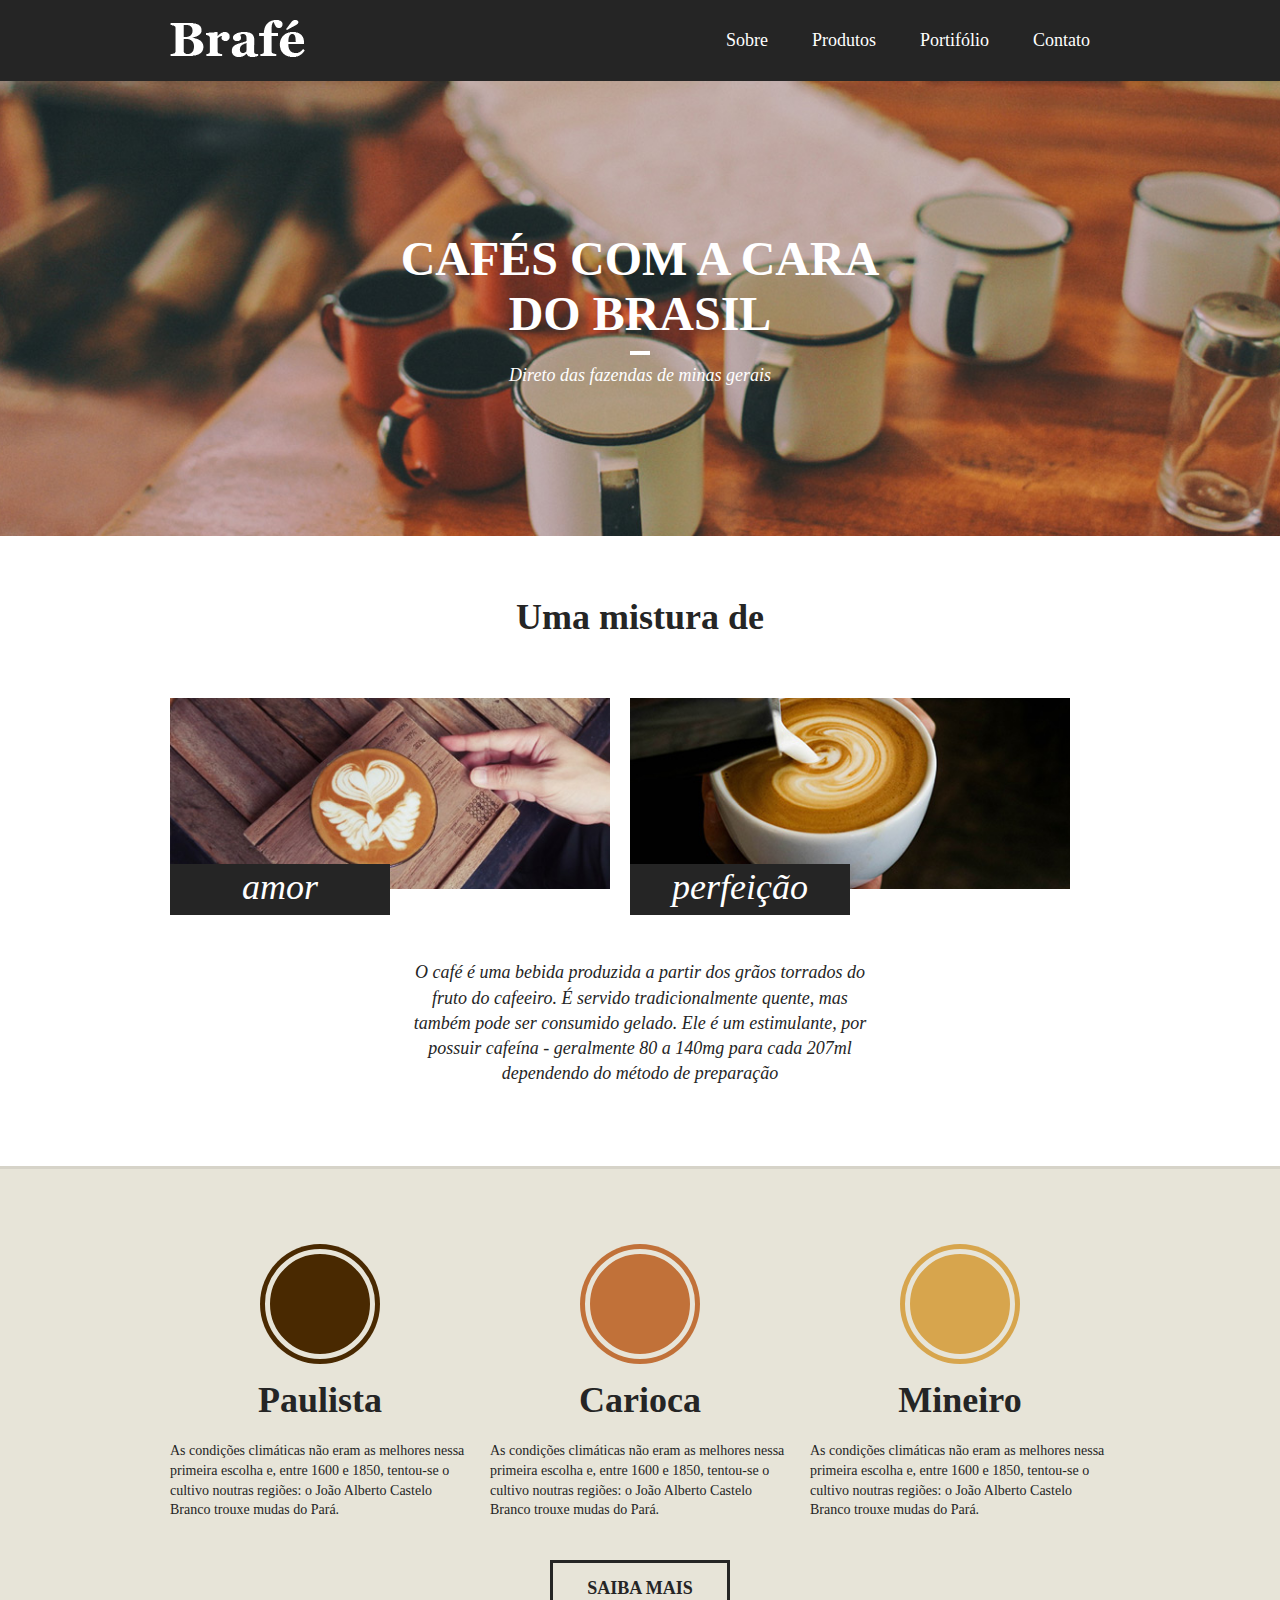
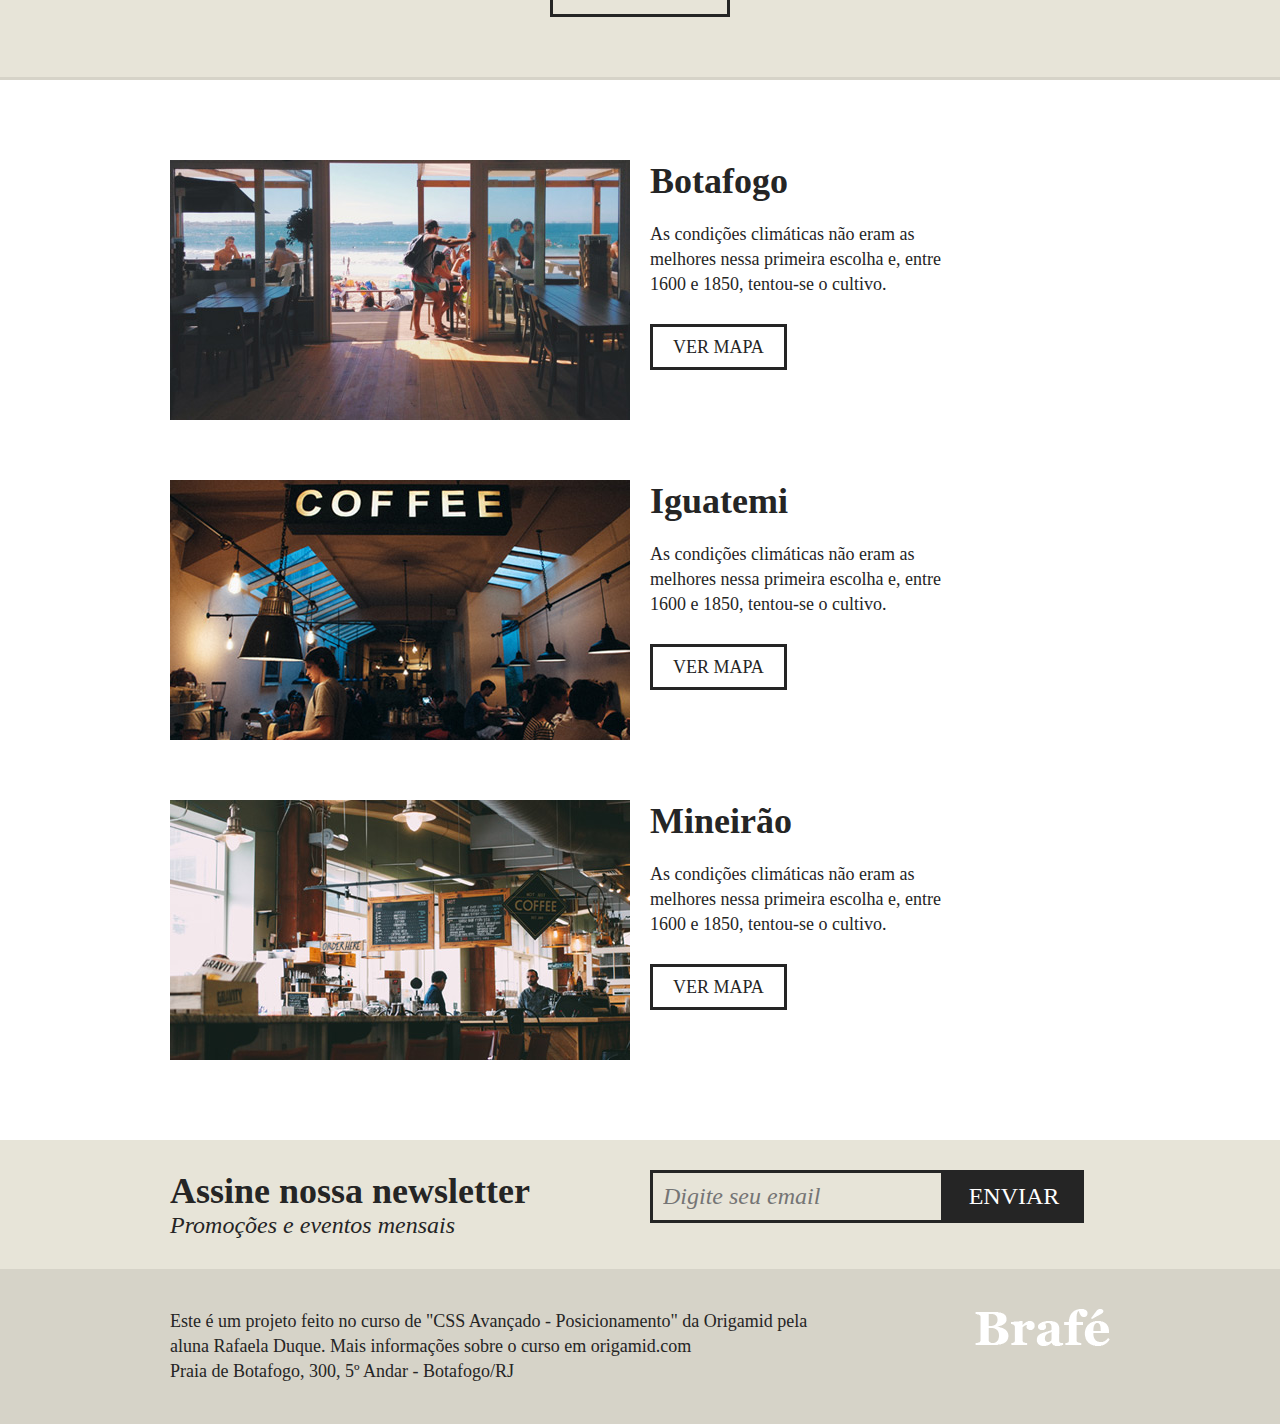
<file: index.html>
<!DOCTYPE html>
<html lang="pt-br">

    <head>
        <title>Brafé 1</title>
        <meta charset="utf-8"> 
        <meta name="viewport" content="width=devide-width, initial-sacele=1, shrink-to-fit=no">
        <link rel="stylesheet" href="css/style.css">
    </head>
    <body>
        <header class="menu">
            <div class="menu-container">
                <a class="menu-logo" href="#"><img src="img/brafe.png" alt="Brafé"></a>
            
                <nav class="menu-nav">
                    <ul>
                        <li><a href="#">Sobre</a></li>
                        <li><a href="#">Produtos</a></li>
                        <li><a href="#">Portifólio</a></li>
                        <li><a href="#">Contato</a></li>
                    </ul>
                </nav>
            </div>
        </header>

        <main class="intro">
            <h1>Cafés com a cara</br> do Brasil</h1>
            <p>Direto das fazendas de minas gerais</p>
        </main>

        <section class="sobre">
            <h2>Uma mistura de</h2>
            <div class="sobre-container">
                <div class="sobre-item">
                    <img src="img/cafe-1.jpg" alt="">
                    <h3>amor</h3>
                </div>
                <div class="sobre-item">
                    <img src="img/cafe-2.jpg" alt="">
                    <h3>perfeição</h3>
                </div>
            </div>

            <p>O café é uma bebida produzida a partir dos grãos torrados do fruto do cafeeiro. É servido tradicionalmente quente, mas também pode ser consumido gelado. Ele é um estimulante, por possuir cafeína - geralmente 80 a 140mg para cada 207ml dependendo do método de preparação</p>
        </section>

        <section class="produtos">
            <div class="produtos-container">
                <div class="produtos-item">
                    <h2 class="produtos-paulista">Paulista</h2>
                    <p>As condições climáticas não eram as melhores nessa primeira escolha e, entre 1600 e 1850, tentou-se o cultivo noutras regiões: o João Alberto Castelo Branco trouxe mudas do Pará.</p>
                </div>
                <div class="produtos-item">
                    <h2 class="produtos-carioca">Carioca</h2>
                    <p>As condições climáticas não eram as melhores nessa primeira escolha e, entre 1600 e 1850, tentou-se o cultivo noutras regiões: o João Alberto Castelo Branco trouxe mudas do Pará.</p>
                </div>
                <div class="produtos-item">
                    <h2 class="produtos-mineiro">Mineiro</h2>
                    <p>As condições climáticas não eram as melhores nessa primeira escolha e, entre 1600 e 1850, tentou-se o cultivo noutras regiões: o João Alberto Castelo Branco trouxe mudas do Pará.</p>
                </div>
            </div>
            <a class="produtos-btn" href="#">Saiba Mais</a>
        </section>

        <section class="locais">
            <div class="locais-item">
                <img src="img/botafogo.jpg" alt="BRafé botafogo">
                <div>
                    <h2>Botafogo</h2>
                    <p>As condições climáticas não eram as melhores nessa primeira escolha e, entre 1600 e 1850, tentou-se o cultivo.</p>
                    <a href="#">Ver mapa</a>
                </div>
            </div>

            <div class="locais-item">
                <img src="img/iguatemi.jpg" alt="BRafé Iguatemi">
                <div>
                    <h2>Iguatemi</h2>
                    <p>As condições climáticas não eram as melhores nessa primeira escolha e, entre 1600 e 1850, tentou-se o cultivo.</p>
                    <a href="#">Ver mapa</a>
                </div>
            </div>

            <div class="locais-item">
                <img src="img/mineirao.jpg" alt="BRafé Mineirão">
                <div>
                    <h2>Mineirão</h2>
                    <p>As condições climáticas não eram as melhores nessa primeira escolha e, entre 1600 e 1850, tentou-se o cultivo.</p>
                    <a href="#">Ver mapa</a>
                </div>
            </div>
        </section>

        <section class="assine">
            <div class="assine-container">
                <div class="assine-info">
                    <h2>Assine nossa newsletter</h2>
                    <p>Promoções e eventos mensais</p>
                </div>
                
                <form>
                    <label >Email</label>
                    <input type="text" placeholder="Digite seu email">
                    <button type="submit">Enviar</button>
                </form>
            </div>
        </section>

        <footer class="footer">
            <div class="footer-container">
                <p>Este é um projeto feito no curso de "CSS Avançado - Posicionamento" da Origamid pela aluna Rafaela Duque. Mais informações sobre o curso em origamid.com</br>
                Praia de Botafogo, 300, 5º Andar - Botafogo/RJ</p>
                <img src="img/brafe.png" alt="Brafé">
            </div>
        </footer>
    </body>

</html>
</file>
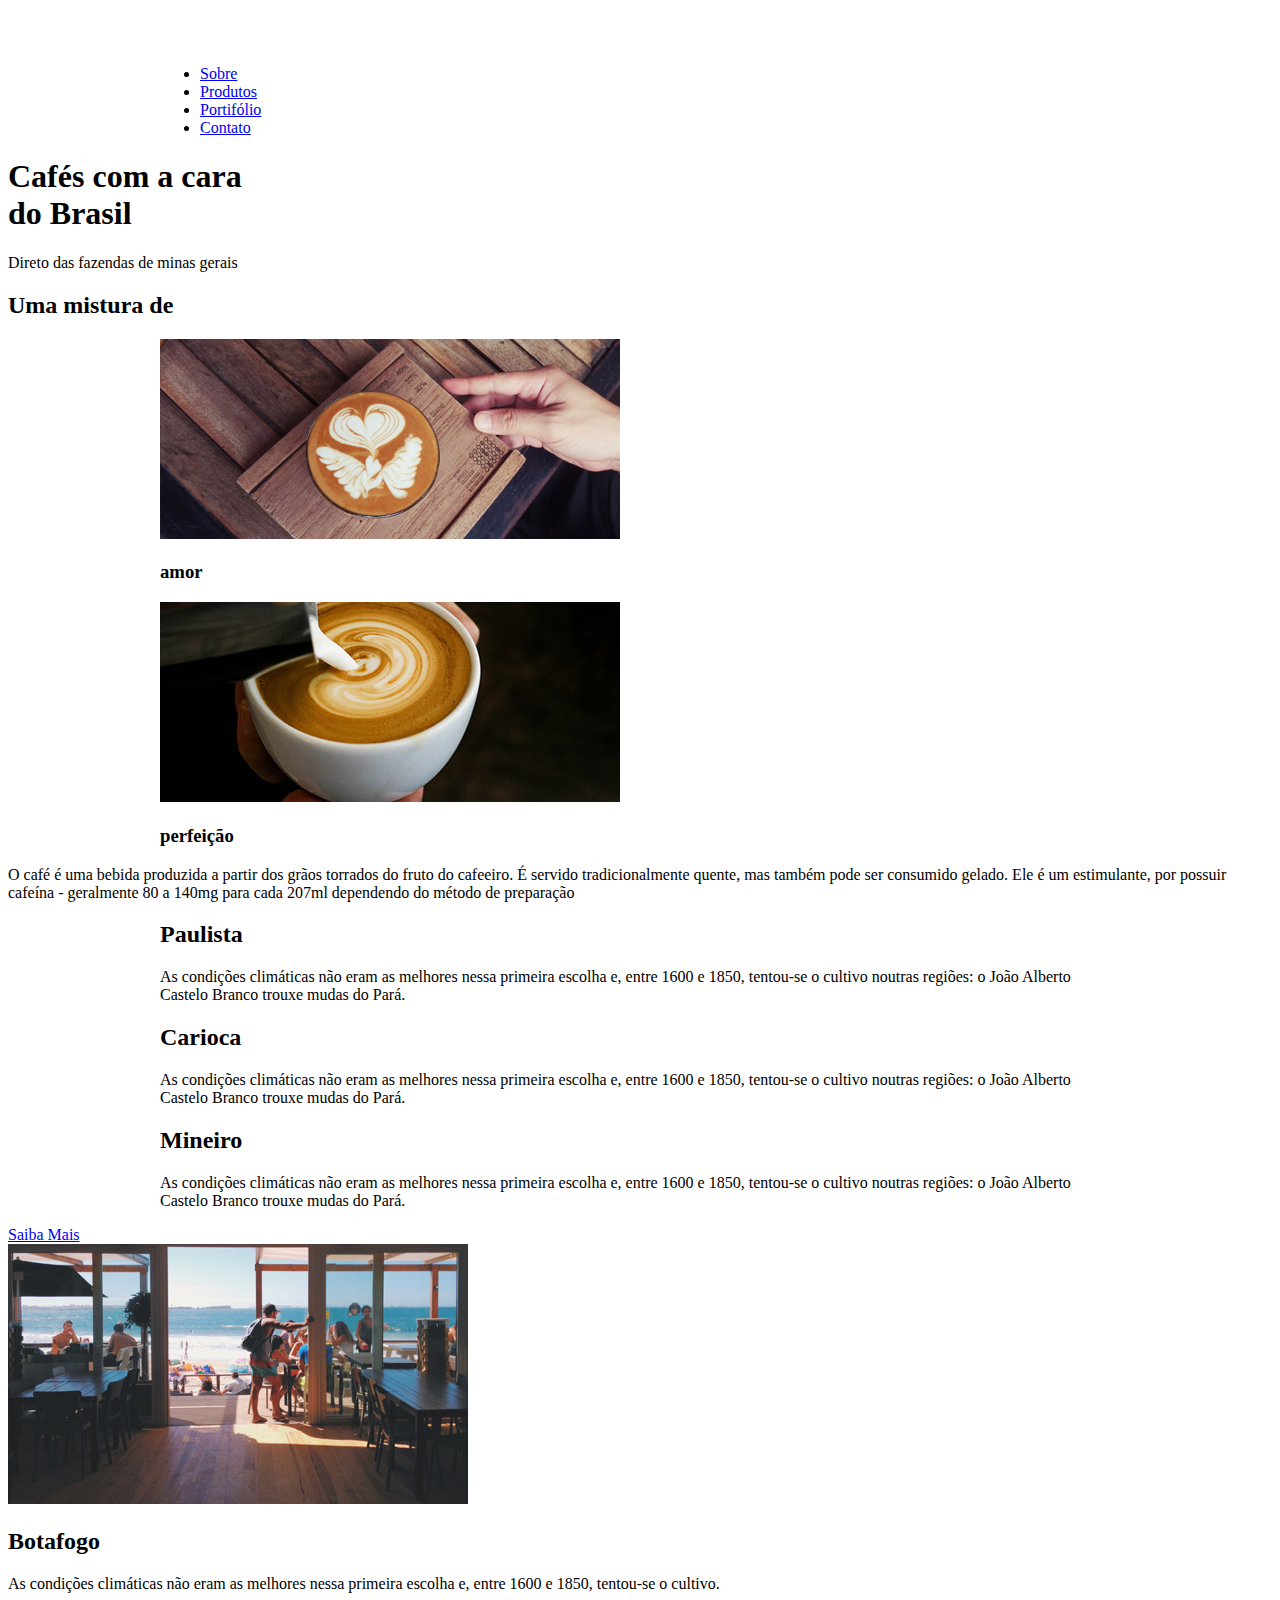
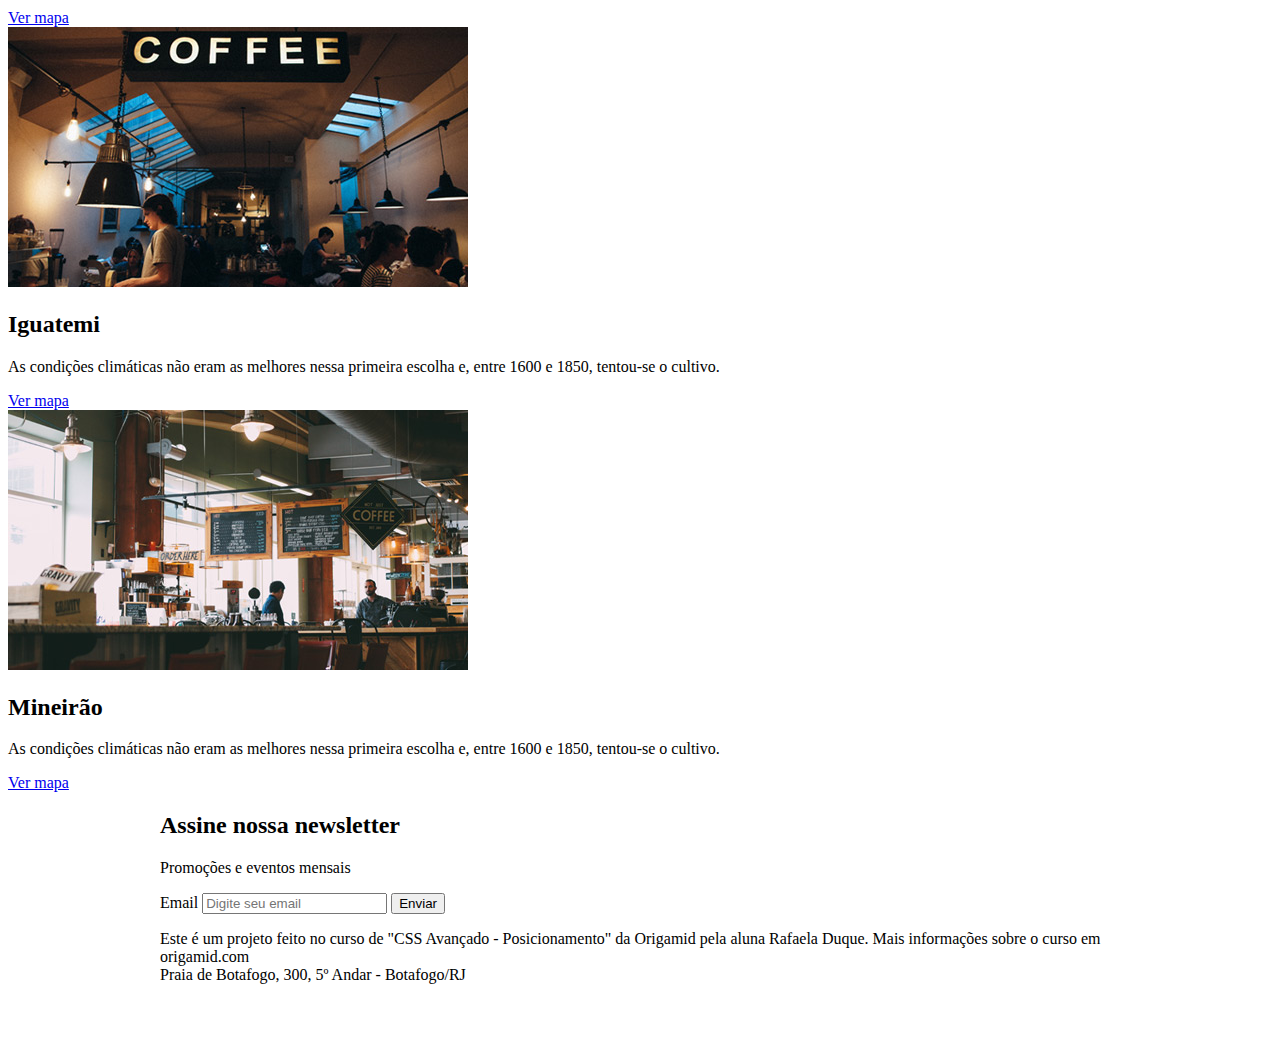
<file: brafe1/index-grid.html>
<!DOCTYPE html>
<html lang="pt-br">

    <head>
        <title>Brafé 1</title>
        <meta charset="utf-8"> 
        <meta name="viewport" content="width=devide-width, initial-sacele=1, shrink-to-fit=no">
        <!-- <link rel="stylesheet" href="css/style.css"> -->
        <link rel="stylesheet" href="css/grid.css">
    </head>
    <body>
        <header class="menu">
            <div class="container">
                <a class="menu-logo" href="#"><img src="img/brafe.png" alt="Brafé"></a>
            
                <nav class="menu-nav">
                    <ul>
                        <li><a href="#">Sobre</a></li>
                        <li><a href="#">Produtos</a></li>
                        <li><a href="#">Portifólio</a></li>
                        <li><a href="#">Contato</a></li>
                    </ul>
                </nav>
            </div>
        </header>

        <main class="intro">
            <h1>Cafés com a cara</br> do Brasil</h1>
            <p>Direto das fazendas de minas gerais</p>
        </main>

        <section class="sobre">
            <h2>Uma mistura de</h2>
            <div class="container">
                <div class="sobre-item">
                    <img src="img/cafe-1.jpg" alt="">
                    <h3>amor</h3>
                </div>
                <div class="sobre-item">
                    <img src="img/cafe-2.jpg" alt="">
                    <h3>perfeição</h3>
                </div>
            </div>

            <p>O café é uma bebida produzida a partir dos grãos torrados do fruto do cafeeiro. É servido tradicionalmente quente, mas também pode ser consumido gelado. Ele é um estimulante, por possuir cafeína - geralmente 80 a 140mg para cada 207ml dependendo do método de preparação</p>
        </section>

        <section class="produtos">
            <div class="container">
                <div class="produtos-item">
                    <h2 class="produtos-paulista">Paulista</h2>
                    <p>As condições climáticas não eram as melhores nessa primeira escolha e, entre 1600 e 1850, tentou-se o cultivo noutras regiões: o João Alberto Castelo Branco trouxe mudas do Pará.</p>
                </div>
                <div class="produtos-item">
                    <h2 class="produtos-carioca">Carioca</h2>
                    <p>As condições climáticas não eram as melhores nessa primeira escolha e, entre 1600 e 1850, tentou-se o cultivo noutras regiões: o João Alberto Castelo Branco trouxe mudas do Pará.</p>
                </div>
                <div class="produtos-item">
                    <h2 class="produtos-mineiro">Mineiro</h2>
                    <p>As condições climáticas não eram as melhores nessa primeira escolha e, entre 1600 e 1850, tentou-se o cultivo noutras regiões: o João Alberto Castelo Branco trouxe mudas do Pará.</p>
                </div>
            </div>
            <a class="produtos-btn" href="#">Saiba Mais</a>
        </section>

        <section class="locais">
            <div class="locais-item">
                <img src="img/botafogo.jpg" alt="BRafé botafogo">
                <div>
                    <h2>Botafogo</h2>
                    <p>As condições climáticas não eram as melhores nessa primeira escolha e, entre 1600 e 1850, tentou-se o cultivo.</p>
                    <a href="#">Ver mapa</a>
                </div>
            </div>

            <div class="locais-item">
                <img src="img/iguatemi.jpg" alt="BRafé Iguatemi">
                <div>
                    <h2>Iguatemi</h2>
                    <p>As condições climáticas não eram as melhores nessa primeira escolha e, entre 1600 e 1850, tentou-se o cultivo.</p>
                    <a href="#">Ver mapa</a>
                </div>
            </div>

            <div class="locais-item">
                <img src="img/mineirao.jpg" alt="BRafé Mineirão">
                <div>
                    <h2>Mineirão</h2>
                    <p>As condições climáticas não eram as melhores nessa primeira escolha e, entre 1600 e 1850, tentou-se o cultivo.</p>
                    <a href="#">Ver mapa</a>
                </div>
            </div>
        </section>

        <section class="assine">
            <div class="container">
                <div class="assine-info">
                    <h2>Assine nossa newsletter</h2>
                    <p>Promoções e eventos mensais</p>
                </div>
                
                <form>
                    <label >Email</label>
                    <input type="text" placeholder="Digite seu email">
                    <button type="submit">Enviar</button>
                </form>
            </div>
        </section>

        <footer class="footer">
            <div class="container">
                <p>Este é um projeto feito no curso de "CSS Avançado - Posicionamento" da Origamid pela aluna Rafaela Duque. Mais informações sobre o curso em origamid.com</br>
                Praia de Botafogo, 300, 5º Andar - Botafogo/RJ</p>
                <img src="img/brafe.png" alt="Brafé">
            </div>
        </footer>
    </body>

</html>
</file>
<file: css/style.css>
body, h1, h2, h3, p, ul {
    padding: 0;
    margin: 0;
}

body {
    font-family: Georgia, serif;
    color: #252525;
}

*{
    box-sizing: border-box;
}

/* 
    Breakpoints 
    960
    740
*/




/* Menu */
.menu{
    background: #252525;
    padding: 20px 0;
}

.menu-container {
    max-width: 960px;
    margin: 0 auto;
}

.menu-container::after, .menu-container::before{
    content: '';
    display: table;
    clear: both;
}

a.menu-logo{
    display: block;
    float: left;
    margin-left: 10px;
}

.menu-nav{
    float: right;
    margin-right: 10px;
}

.menu-nav li{
    display: inline-block;
}

.menu-nav a {
    display: block;
    padding: 10px 20px;
    text-decoration: none;
    color: #fff;
    font-size: 1.125em;
}

@media only screen and (max-width: 739px){
    .menu-nav{
        float: none;
        clear: both;
        text-align: center;
    }

    a.menu-logo{
        float: none;
        clear: both;
        position: relative;
        text-align: center;
        margin: 20px 0;
    }
}

.intro{
    background: url('../img/bg-intro.jpg') no-repeat center center;
    background-size: cover;
    padding: 150px 0;
    text-align: center;
    color: #fff;
}

.intro h1{
    font-size: 3em;
    text-transform: uppercase;
}

.intro h1::after{
    content: '';
    display: block;
    width: 20px;
    height: 4px;
    background: #fff;
    margin: 10px auto;
}

.intro p {
    font-style: italic;
    font-size: 1.125em;
}

@media only screen and (max-width: 739px){
    .intro{
        padding: 60px 0;
    }
}

.sobre{
    padding: 60px 0;
}

.sobre h2{
    text-align: center;
    font-size: 2.25em;
    padding-bottom: 60px;
}

.sobre-container{
    max-width: 960px;
    margin: 0 auto;
}

.sobre-container::after, .sobre-container::before{
    content: '';
    display: table;
    clear: both;
}

.sobre-item{
    width: 460px;
    float: left;
    padding: 0 10px;
}

.sobre-item img{
    display: block;
    max-width: 100%;
}

.sobre-item h3{
    font-size: 2.25em;
    line-height: 1em;
    background: #252525;
    color: #fff;
    width: 220px;
    font-style: italic;
    font-weight: normal;
    text-align: center;
    padding: 5px 0 10px 0;
    top: -25px;
    position: relative;
}

.sobre > p {
    font-size: 1.125em;
    line-height: 1.4em;
    font-style: italic;
    text-align: center;
    margin: 20px auto;
    max-width: 460px;
}


@media only screen and (min-width: 740px) and (max-width:980px) {
    .sobre-container{
        max-width: 720px;
    }

    .sobre-item {
        width: 340px;
    }
}

@media only screen and (max-width: 739px){
    .sobre-container{
        max-width: 300px;
    }

    .sobre-item {
        max-width: 100%;
    }

    .sobre-item h3{
        font-size: 1.5em;
        padding: 2px 0 6px 0;
    }
}


.produtos{
    background: #e7e4d8;
    padding: 60px 0;
    border-top: 3px solid #d6d3c8;
    border-bottom: 3px solid #d6d3c8;
}

.produtos-container{
    max-width: 960px;
    margin: 0 auto;
}

.produtos-container::after, .produtos-container::before{
    content: '';
    display: table;
    clear: both;
}

.produtos-item{
    width: 300px;
    float: left;
    margin: 0 10px 20px 10px;
}

.produtos-item h2{
    text-align: center;
    font-size: 2.25em;
    margin-bottom: 20px;
}

.produtos-item h2::before{
    content: '';
    display: block;
    width: 100px;
    height: 100px;
    border-radius: 50%;
    margin: 20px auto;
    border: 5px solid #e7e4d8;
}

h2.produtos-paulista::before{
    background: #492901;
    box-shadow: 0 0 0 5px #492901;
}

h2.produtos-carioca::before{
    background: #c17139;
    box-shadow: 0 0 0 5px #c17139;
}

h2.produtos-mineiro::before{
    background: #d7a54d;
    box-shadow: 0 0 0 5px #d7a54d;
}

.produtos-item p {
    font-size: 0.875em;
    line-height: 1.4em;
}

.produtos-btn {
    width: 180px;
    border: 3px solid;
    color: #252525;
    text-decoration: none;
    display: block;
    font-size: 1.125em;
    font-weight: bold;
    text-transform: uppercase;
    text-align: center;
    padding: 15px 0;
    margin: 20px auto 0 auto;
}

@media only screen and (min-width: 740px) and (max-width:980px) {
    .produtos-container{
        max-width: 720px;
    }

    .produtos-item {
        width: 220px;
    }
}

@media only screen and (max-width: 739px){
    .produtos-container{
        max-width: 300px;
    }

    .produtos-item {
        max-width: 100%;
    }
}

.locais{
    max-width: 960px;
    margin: 0 auto;
    padding: 20px 0;
}

.locais-item {
    clear: both;
    margin: 60px auto;
    /* overflow: hidden; */
}

.locais-item::after, .locais-item::before {
    display: table;
    content: '';
    clear: both;
}

.locais-item img{
    width: 460px;
    float: left;
    display: block;
    margin: 0 10px;
}

.locais-item > div {
    width: 460px;
    float: left;
    margin: 0 10px;
}

.locais-item h2{
    font-size: 2.25em;
    margin-bottom: 20px;
}

.locais-item p {
    font-size: 1.125em;
    line-height: 1.4em;
    max-width: 320px;
    margin-bottom: 40px;
}

.locais-item a {
    font-size: 1.125em;;
    text-transform: uppercase;
    text-decoration: none;
    border: 3px solid;
    color: #252525;
    padding: 10px 20px;
}

@media only screen and (min-width: 740px) and (max-width:980px) {
    .locais{
        max-width: 720px;
    }

    .locais-item > div {
        width: 340px;
    }
}

@media only screen and (max-width: 739px){
    .locais{
        max-width: 300px;
    }

    .locais-item > div, .locais-item img{
        width: 300px;
        margin: 0;
    }
}

.assine{
    background: #e7e4d8;
    padding: 30px 0;
}

.assine-container{
    max-width: 960px;
    margin: 0 auto;
}

.assine-container::after, .assine-container::before{
    content: '';
    display: table;
    clear: both;
}

.assine-info{
    width: 460px;
    margin: 0 10px;
    float: left;
}

.assine-info h2{
    font-size: 2.25em;
}

.assine-info p{
    font-size: 1.5em;
    font-style: italic;
}

.assine form{
    width: 460px;
    margin: 0 10px;
    float: left;
}

.assine form label{
    display: none;
}

.assine input{
    width: 294px;
    border: 3px solid #252525;
    background: none;
    font-size: 1.5em;
    font-style: italic;
    font-family: Georgia, serif;
    padding: 10px;
    float: left;
}

.assine button{
    background: #252525;
    font-family: Georgia, serif;
    color: #fff;
    text-transform: uppercase;
    font-size: 1.5em;
    padding: 13px 0;
    width: 140px;
    border: none;
    cursor: pointer;
}

@media only screen and (min-width: 740px) and (max-width:980px) {
    .assine-container {
        max-width: 720px;
    }

    .assine-info, .assine form{
        width: 340px;
    }

}

@media only screen and (max-width: 739px){
    .assine-container {
        max-width: 300px;
    }

    .assine-info, .assine form{
        width: 300px;
        margin: 10px 0 ;
        
    }

    .assine {
        text-align: center;
    }
}

.footer{
    background: #d6d3c8;
    padding: 40px 0;
}

.footer-container{
    margin: 0 auto;
    max-width: 960px;
}

.footer-container::after, .footer-container::before{
    content: '';
    display: table;
    clear: both;
}

.footer p{
    float: left;
    margin: 0 10px;
    font-size: 1.125em;
    line-height: 1.4em;
    max-width: 660px;
}

.footer img {
    float: right;
    margin: 0 10px; 
    display: block;
}

@media only screen and (max-width: 739px){
    .footer-container {
        max-width: 300px;
        text-align: center;
    }

    .footer img {
        display: inline;
        float: none;
        margin-top: 15px;
    }
}
</file>
<file: brafe1/css/style.css>
body, h1, h2, h3, p, ul {
    padding: 0;
    margin: 0;
}

body {
    font-family: Georgia, serif;
    color: #252525;
}

*{
    box-sizing: border-box;
}

/* 
    Breakpoints 
    960
    740
*/




/* Menu */
.menu{
    background: #252525;
    padding: 20px 0;
}

.menu-container {
    max-width: 960px;
    margin: 0 auto;
}

.menu-container::after, .menu-container::before{
    content: '';
    display: table;
    clear: both;
}

a.menu-logo{
    display: block;
    float: left;
    margin-left: 10px;
}

.menu-nav{
    float: right;
    margin-right: 10px;
}

.menu-nav li{
    display: inline-block;
}

.menu-nav a {
    display: block;
    padding: 10px 20px;
    text-decoration: none;
    color: #fff;
    font-size: 1.125em;
}

@media only screen and (max-width: 739px){
    .menu-nav{
        float: none;
        clear: both;
        text-align: center;
    }

    a.menu-logo{
        float: none;
        clear: both;
        position: relative;
        text-align: center;
        margin: 20px 0;
    }
}

.intro{
    background: url('../img/bg-intro.jpg') no-repeat center center;
    background-size: cover;
    padding: 150px 0;
    text-align: center;
    color: #fff;
}

.intro h1{
    font-size: 3em;
    text-transform: uppercase;
}

.intro h1::after{
    content: '';
    display: block;
    width: 20px;
    height: 4px;
    background: #fff;
    margin: 10px auto;
}

.intro p {
    font-style: italic;
    font-size: 1.125em;
}

@media only screen and (max-width: 739px){
    .intro{
        padding: 60px 0;
    }
}

.sobre{
    padding: 60px 0;
}

.sobre h2{
    text-align: center;
    font-size: 2.25em;
    padding-bottom: 60px;
}

.sobre-container{
    max-width: 960px;
    margin: 0 auto;
}

.sobre-container::after, .sobre-container::before{
    content: '';
    display: table;
    clear: both;
}

.sobre-item{
    width: 460px;
    float: left;
    padding: 0 10px;
}

.sobre-item img{
    display: block;
    max-width: 100%;
}

.sobre-item h3{
    font-size: 2.25em;
    line-height: 1em;
    background: #252525;
    color: #fff;
    width: 220px;
    font-style: italic;
    font-weight: normal;
    text-align: center;
    padding: 5px 0 10px 0;
    top: -25px;
    position: relative;
}

.sobre > p {
    font-size: 1.125em;
    line-height: 1.4em;
    font-style: italic;
    text-align: center;
    margin: 20px auto;
    max-width: 460px;
}


@media only screen and (min-width: 740px) and (max-width:980px) {
    .sobre-container{
        max-width: 720px;
    }

    .sobre-item {
        width: 340px;
    }
}

@media only screen and (max-width: 739px){
    .sobre-container{
        max-width: 300px;
    }

    .sobre-item {
        max-width: 100%;
    }

    .sobre-item h3{
        font-size: 1.5em;
        padding: 2px 0 6px 0;
    }
}


.produtos{
    background: #e7e4d8;
    padding: 60px 0;
    border-top: 3px solid #d6d3c8;
    border-bottom: 3px solid #d6d3c8;
}

.produtos-container{
    max-width: 960px;
    margin: 0 auto;
}

.produtos-container::after, .produtos-container::before{
    content: '';
    display: table;
    clear: both;
}

.produtos-item{
    width: 300px;
    float: left;
    margin: 0 10px 20px 10px;
}

.produtos-item h2{
    text-align: center;
    font-size: 2.25em;
    margin-bottom: 20px;
}

.produtos-item h2::before{
    content: '';
    display: block;
    width: 100px;
    height: 100px;
    border-radius: 50%;
    margin: 20px auto;
    border: 5px solid #e7e4d8;
}

h2.produtos-paulista::before{
    background: #492901;
    box-shadow: 0 0 0 5px #492901;
}

h2.produtos-carioca::before{
    background: #c17139;
    box-shadow: 0 0 0 5px #c17139;
}

h2.produtos-mineiro::before{
    background: #d7a54d;
    box-shadow: 0 0 0 5px #d7a54d;
}

.produtos-item p {
    font-size: 0.875em;
    line-height: 1.4em;
}

.produtos-btn {
    width: 180px;
    border: 3px solid;
    color: #252525;
    text-decoration: none;
    display: block;
    font-size: 1.125em;
    font-weight: bold;
    text-transform: uppercase;
    text-align: center;
    padding: 15px 0;
    margin: 20px auto 0 auto;
}

@media only screen and (min-width: 740px) and (max-width:980px) {
    .produtos-container{
        max-width: 720px;
    }

    .produtos-item {
        width: 220px;
    }
}

@media only screen and (max-width: 739px){
    .produtos-container{
        max-width: 300px;
    }

    .produtos-item {
        max-width: 100%;
    }
}

.locais{
    max-width: 960px;
    margin: 0 auto;
    padding: 20px 0;
}

.locais-item {
    clear: both;
    margin: 60px auto;
    /* overflow: hidden; */
}

.locais-item::after, .locais-item::before {
    display: table;
    content: '';
    clear: both;
}

.locais-item img{
    width: 460px;
    float: left;
    display: block;
    margin: 0 10px;
}

.locais-item > div {
    width: 460px;
    float: left;
    margin: 0 10px;
}

.locais-item h2{
    font-size: 2.25em;
    margin-bottom: 20px;
}

.locais-item p {
    font-size: 1.125em;
    line-height: 1.4em;
    max-width: 320px;
    margin-bottom: 40px;
}

.locais-item a {
    font-size: 1.125em;;
    text-transform: uppercase;
    text-decoration: none;
    border: 3px solid;
    color: #252525;
    padding: 10px 20px;
}

@media only screen and (min-width: 740px) and (max-width:980px) {
    .locais{
        max-width: 720px;
    }

    .locais-item > div {
        width: 340px;
    }
}

@media only screen and (max-width: 739px){
    .locais{
        max-width: 300px;
    }

    .locais-item > div, .locais-item img{
        width: 300px;
        margin: 0;
    }
}

.assine{
    background: #e7e4d8;
    padding: 30px 0;
}

.assine-container{
    max-width: 960px;
    margin: 0 auto;
}

.assine-container::after, .assine-container::before{
    content: '';
    display: table;
    clear: both;
}

.assine-info{
    width: 460px;
    margin: 0 10px;
    float: left;
}

.assine-info h2{
    font-size: 2.25em;
}

.assine-info p{
    font-size: 1.5em;
    font-style: italic;
}

.assine form{
    width: 460px;
    margin: 0 10px;
    float: left;
}

.assine form label{
    display: none;
}

.assine input{
    width: 294px;
    border: 3px solid #252525;
    background: none;
    font-size: 1.5em;
    font-style: italic;
    font-family: Georgia, serif;
    padding: 10px;
    float: left;
}

.assine button{
    background: #252525;
    font-family: Georgia, serif;
    color: #fff;
    text-transform: uppercase;
    font-size: 1.5em;
    padding: 13px 0;
    width: 140px;
    border: none;
    cursor: pointer;
}

@media only screen and (min-width: 740px) and (max-width:980px) {
    .assine-container {
        max-width: 720px;
    }

    .assine-info, .assine form{
        width: 340px;
    }

}

@media only screen and (max-width: 739px){
    .assine-container {
        max-width: 300px;
    }

    .assine-info, .assine form{
        width: 300px;
        margin: 10px 0 ;
        
    }

    .assine {
        text-align: center;
    }
}

.footer{
    background: #d6d3c8;
    padding: 40px 0;
}

.footer-container{
    margin: 0 auto;
    max-width: 960px;
}

.footer-container::after, .footer-container::before{
    content: '';
    display: table;
    clear: both;
}

.footer p{
    float: left;
    margin: 0 10px;
    font-size: 1.125em;
    line-height: 1.4em;
    max-width: 660px;
}

.footer img {
    float: right;
    margin: 0 10px; 
    display: block;
}

@media only screen and (max-width: 739px){
    .footer-container {
        max-width: 300px;
        text-align: center;
    }

    .footer img {
        display: inline;
        float: none;
        margin-top: 15px;
    }
}
</file>
<file: brafe1/css/grid.css>
.container {
    max-width: 960px;
    margin: 0 auto;
}
</file>
